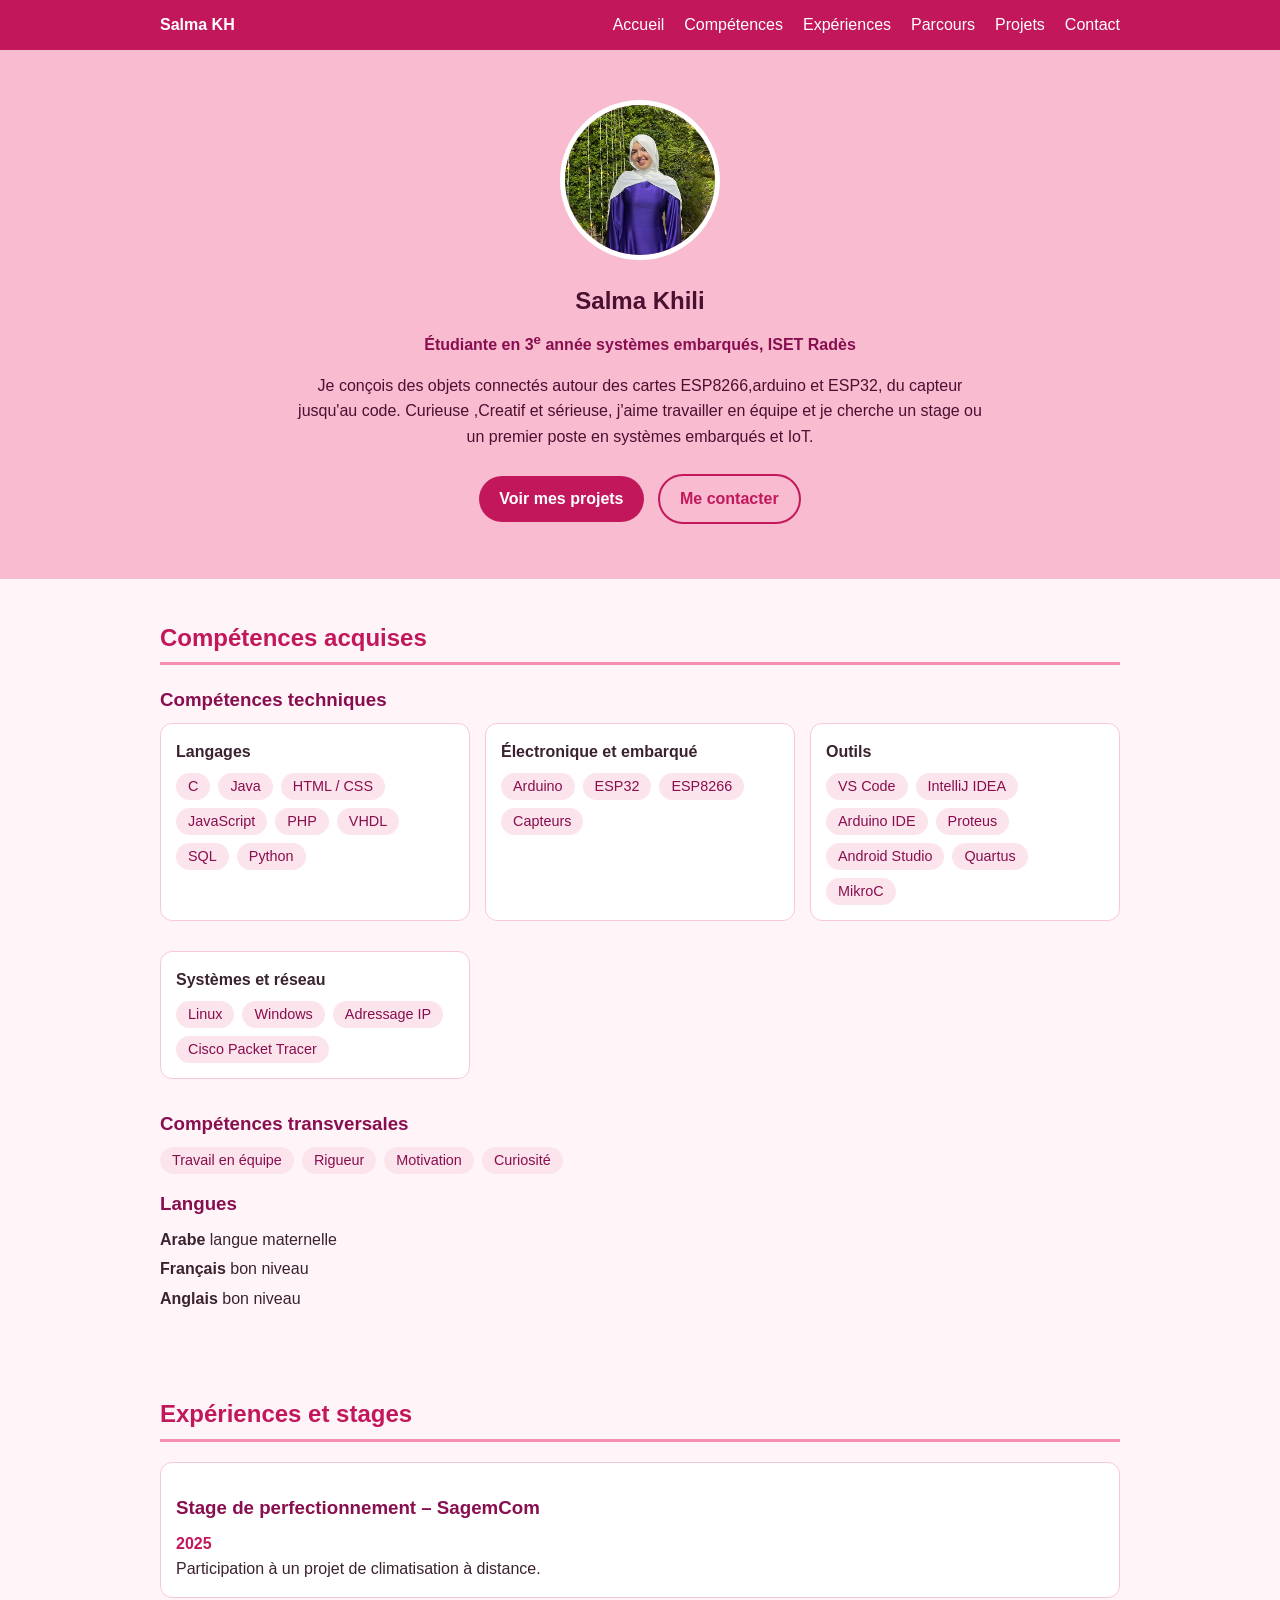
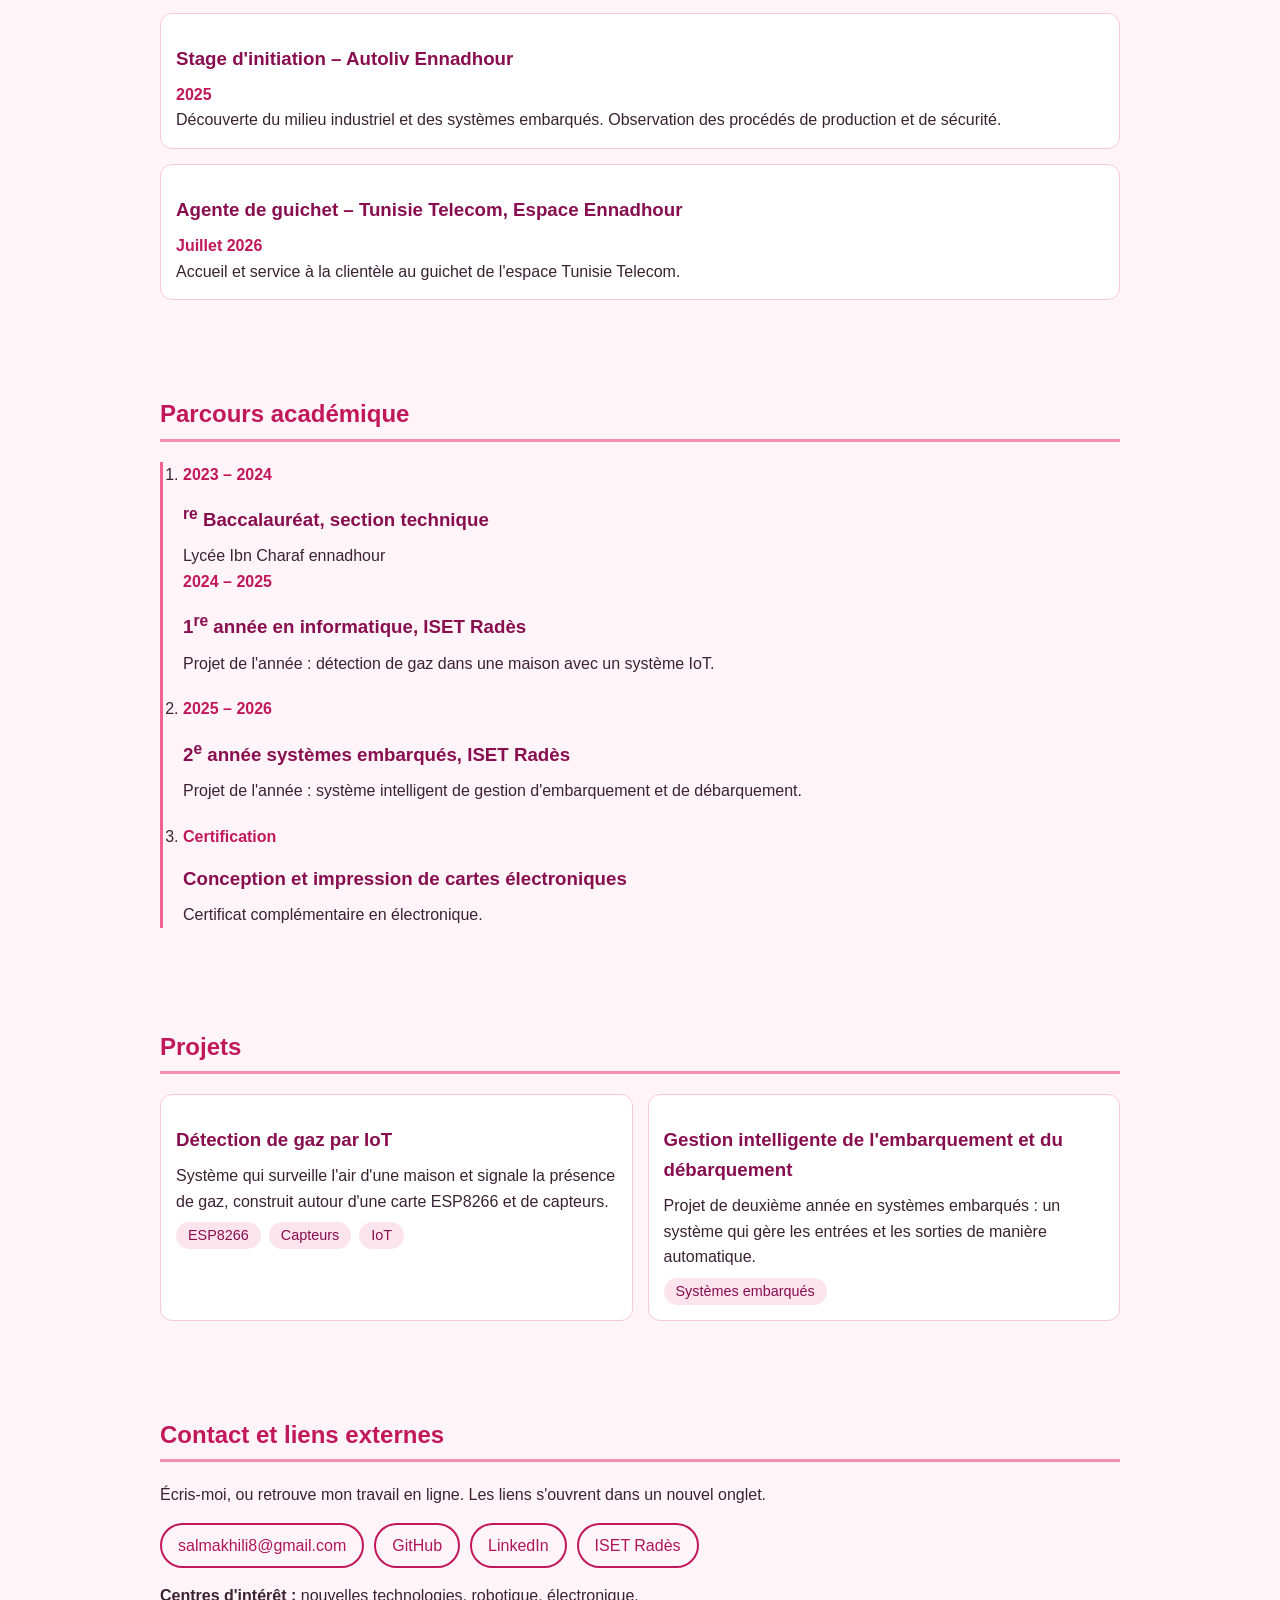
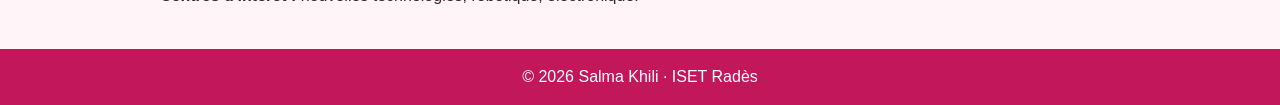
<file: index.html>
<!DOCTYPE html>
<html lang="fr">
<head>
  <meta charset="UTF-8">
  <meta name="viewport" content="width=device-width, initial-scale=1.0">
  <meta name="description" content="CV numérique de Salma Khili, étudiante en systèmes embarqués à l'ISET Radès.">
  <title>Salma Khili – CV numérique</title>
  <link rel="preconnect" href="https://fonts.googleapis.com">
  <link rel="preconnect" href="https://fonts.gstatic.com" crossorigin>
  <link href="https://fonts.googleapis.com/css2?family=Sora:wght@500;700&family=Source+Sans+3:wght@400;600&display=swap" rel="stylesheet">
  <link rel="stylesheet" href="style.css">
</head>
<body>

  <header class="barre">
    <nav aria-label="Navigation principale">
      <a class="logo" href="#accueil">Salma KH</a>
      <button id="menu-btn" type="button" aria-expanded="false" aria-controls="menu">Menu</button>
      <ul id="menu">
        <li><a href="#accueil">Accueil</a></li>
        <li><a href="#competences">Compétences</a></li>
        <li><a href="#experiences">Expériences</a></li>
        <li><a href="#parcours">Parcours</a></li>
        <li><a href="#projets">Projets</a></li>
        <li><a href="#contact">Contact</a></li>
      </ul>
    </nav>
  </header>

  <main>

    <!-- ACCUEIL -->
    <section id="accueil" class="hero">
      <svg class="circuit" viewBox="0 0 1200 520" preserveAspectRatio="xMidYMid slice" aria-hidden="true" focusable="false">
        <g fill="none" stroke="currentColor" stroke-width="3" stroke-linejoin="round">
          <polyline points="0,90 220,90 280,150 520,150 580,90 860,90"/>
          <polyline points="0,190 140,190 200,250 460,250"/>
          <polyline points="1200,120 1000,120 940,180 760,180 700,240 560,240"/>
          <polyline points="1200,330 1040,330 980,390 700,390 640,450 380,450 320,510"/>
          <polyline points="0,400 180,400 240,340 420,340"/>
          <polyline points="860,90 920,30 1200,30"/>
        </g>
        <g fill="currentColor">
          <circle cx="860" cy="90" r="9"/><circle cx="460" cy="250" r="9"/>
          <circle cx="560" cy="240" r="9"/><circle cx="420" cy="340" r="9"/>
          <circle cx="320" cy="510" r="9"/><circle cx="1200" cy="30" r="9"/>
        </g>
      </svg>

      <div class="hero-contenu">
        <img src="salma.jpeg"Portrait de Salma Khili" class="photo" width="351" height="370">
        <div>
          <h1>Salma Khili</h1>
          <p class="titre">Étudiante en 3<sup>e</sup> année systèmes embarqués, ISET Radès</p>
          <p class="intro">
            Je conçois des objets connectés autour des cartes ESP8266,arduino et ESP32, du capteur
            jusqu'au code. Curieuse ,Creatif et sérieuse, j'aime travailler en équipe et je cherche
            un stage ou un premier poste en systèmes embarqués et IoT.
          </p>
          <p class="actions">
            <a class="bouton" href="#projets">Voir mes projets</a>
            <a class="bouton bouton-clair" href="#contact">Me contacter</a>
          </p>
        </div>
      </div>
    </section>

    <!-- COMPÉTENCES -->
    <section id="competences">
      <h2>Compétences acquises</h2>

      <h3>Compétences techniques</h3>
      <div class="grille">
        <div class="bloc">
          <h4>Langages</h4>
          <ul class="puces">
            <li>C</li><li>Java</li><li>HTML / CSS</li><li>JavaScript</li>
            <li>PHP</li><li>VHDL</li><li>SQL</li><li>Python</li>
          </ul>
        </div>
        <div class="bloc">
          <h4>Électronique et embarqué</h4>
          <ul class="puces">
            <li>Arduino</li><li>ESP32</li><li>ESP8266</li><li>Capteurs</li>
          </ul>
        </div>
        <div class="bloc">
          <h4>Outils</h4>
          <ul class="puces">
            <li>VS Code</li><li>IntelliJ IDEA</li><li>Arduino IDE</li><li>Proteus</li>
            <li>Android Studio</li><li>Quartus</li><li>MikroC</li>
          </ul>
        </div>
        <div class="bloc">
          <h4>Systèmes et réseau</h4>
          <ul class="puces">
            <li>Linux</li><li>Windows</li><li>Adressage IP</li><li>Cisco Packet Tracer</li>
          </ul>
        </div>
      </div>

      <h3>Compétences transversales</h3>
      <ul class="puces puces-simples">
        <li>Travail en équipe</li>
        <li>Rigueur</li>
        <li>Motivation</li>
        <li>Curiosité</li>
      </ul>

      <h3>Langues</h3>
      <ul class="langues">
        <li><strong>Arabe</strong> langue maternelle</li>
        <li><strong>Français</strong> bon niveau</li>
        <li><strong>Anglais</strong> bon niveau</li>
      </ul>
    </section>

    <!-- EXPÉRIENCES -->
    <section id="experiences">
      <h2>Expériences et stages</h2>

      <article class="fiche">
        <header>
          <h3>Stage de perfectionnement – SagemCom</h3>
          <p class="periode">2025</p>
        </header>
        <p>Participation à un projet de climatisation à distance.</p>
      </article>

      <article class="fiche">
        <header>
          <h3>Stage d'initiation – Autoliv Ennadhour</h3>
          <p class="periode">2025</p>
        </header>
        <p>Découverte du milieu industriel et des systèmes embarqués. Observation des procédés de production et de sécurité.</p>
      </article>

      <article class="fiche">
        <header>
          <h3>Agente de guichet – Tunisie Telecom, Espace Ennadhour</h3>
          <p class="periode">Juillet 2026</p>
        </header>
        <p>Accueil et service à la clientèle au guichet de l'espace Tunisie Telecom.</p>
      </article>
    </section>

    <!-- PARCOURS -->
    <section id="parcours">
      <h2>Parcours académique</h2>
      <ol class="chrono">
         <li>
          <p class="periode">2023 – 2024</p>
          <h3><sup>re</sup> Baccalauréat, section technique</h3>
          <p>Lycée Ibn Charaf ennadhour </p>
          <p class="periode">2024 – 2025</p>
          <h3>1<sup>re</sup> année en informatique, ISET Radès</h3>
          <p>Projet de l'année : détection de gaz dans une maison avec un système IoT.</p>
        </li>
        <li>
          <p class="periode">2025 – 2026</p>
          <h3>2<sup>e</sup> année systèmes embarqués, ISET Radès</h3>
          <p>Projet de l'année : système intelligent de gestion d'embarquement et de débarquement.</p>
        </li>
        <li>
          <p class="periode">Certification</p>
          <h3>Conception et impression de cartes électroniques</h3>
          <p>Certificat complémentaire en électronique.</p>
        </li>
      </ol>
    </section>

    <!-- PROJETS -->
    <section id="projets">
      <h2>Projets</h2>
      <div class="grille">
        <article class="fiche">
          <h3>Détection de gaz par IoT</h3>
          <p>Système qui surveille l'air d'une maison et signale la présence de gaz, construit autour d'une carte ESP8266 et de capteurs.</p>
          <ul class="puces"><li>ESP8266</li><li>Capteurs</li><li>IoT</li></ul>
        </article>
        <article class="fiche">
          <h3>Gestion intelligente de l'embarquement et du débarquement</h3>
          <p>Projet de deuxième année en systèmes embarqués : un système qui gère les entrées et les sorties de manière automatique.</p>
          <ul class="puces"><li>Systèmes embarqués</li></ul>
        </article>
      </div>
    </section>

    <!-- CONTACT -->
    <section id="contact">
      <h2>Contact et liens externes</h2>
      <p>Écris-moi, ou retrouve mon travail en ligne. Les liens s'ouvrent dans un nouvel onglet.</p>
      <ul class="liens">
        <li><a href="mailto:salmakhili8@gmail.com">salmakhili8@gmail.com</a></li>
        <li><a href="https://github.com/salmakhili8-ji" target="_blank" rel="noopener noreferrer">GitHub</a></li>
        <li><a href="https://www.linkedin.com/in/Salma khili" target="_blank" rel="noopener noreferrer">LinkedIn</a></li>
        <li><a href="https://www.isetrades.rnu.tn" target="_blank" rel="noopener noreferrer">ISET Radès</a></li>
      </ul>
      <p class="centres"><strong>Centres d'intérêt :</strong> nouvelles technologies, robotique, électronique.</p>
    </section>

  </main>

  <footer>
    <p>© 2026 Salma Khili · ISET Radès</p>
  </footer>

  <script src="script.js"></script>
</body>
</html>
</file>
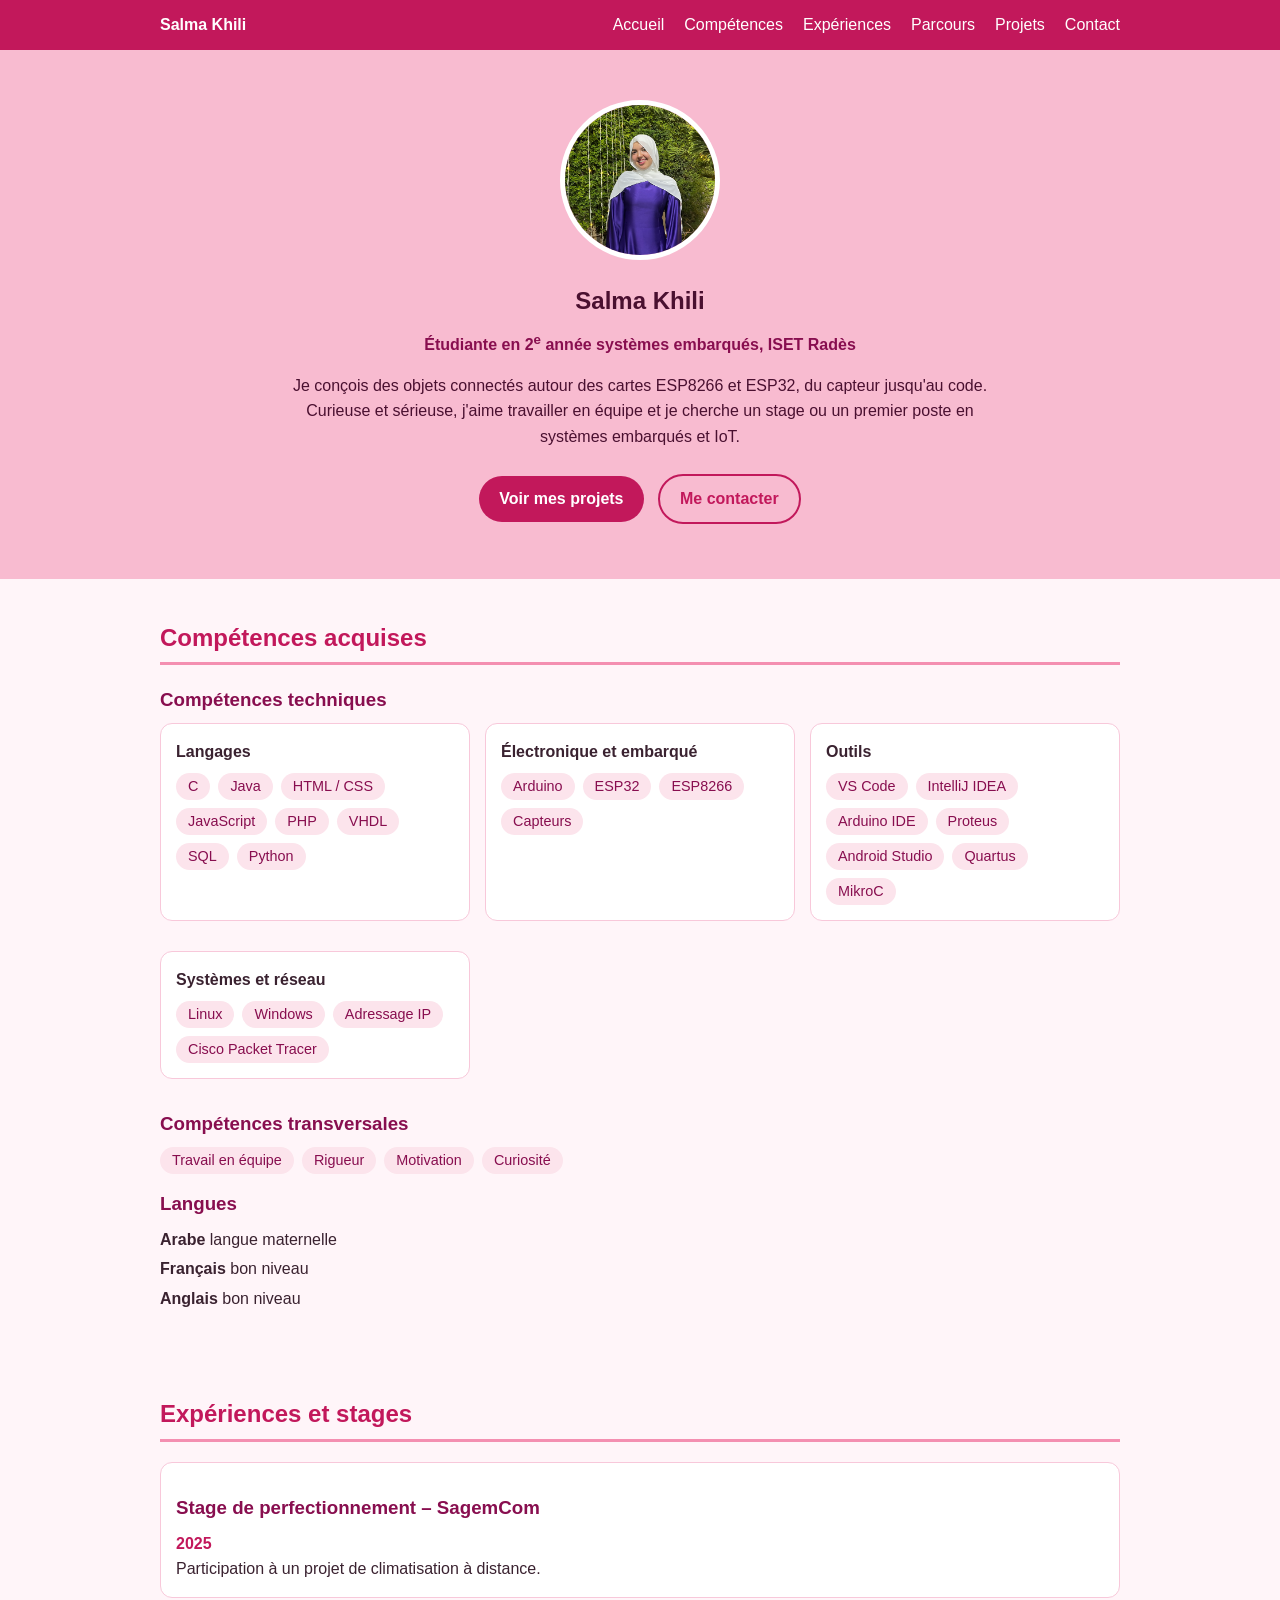
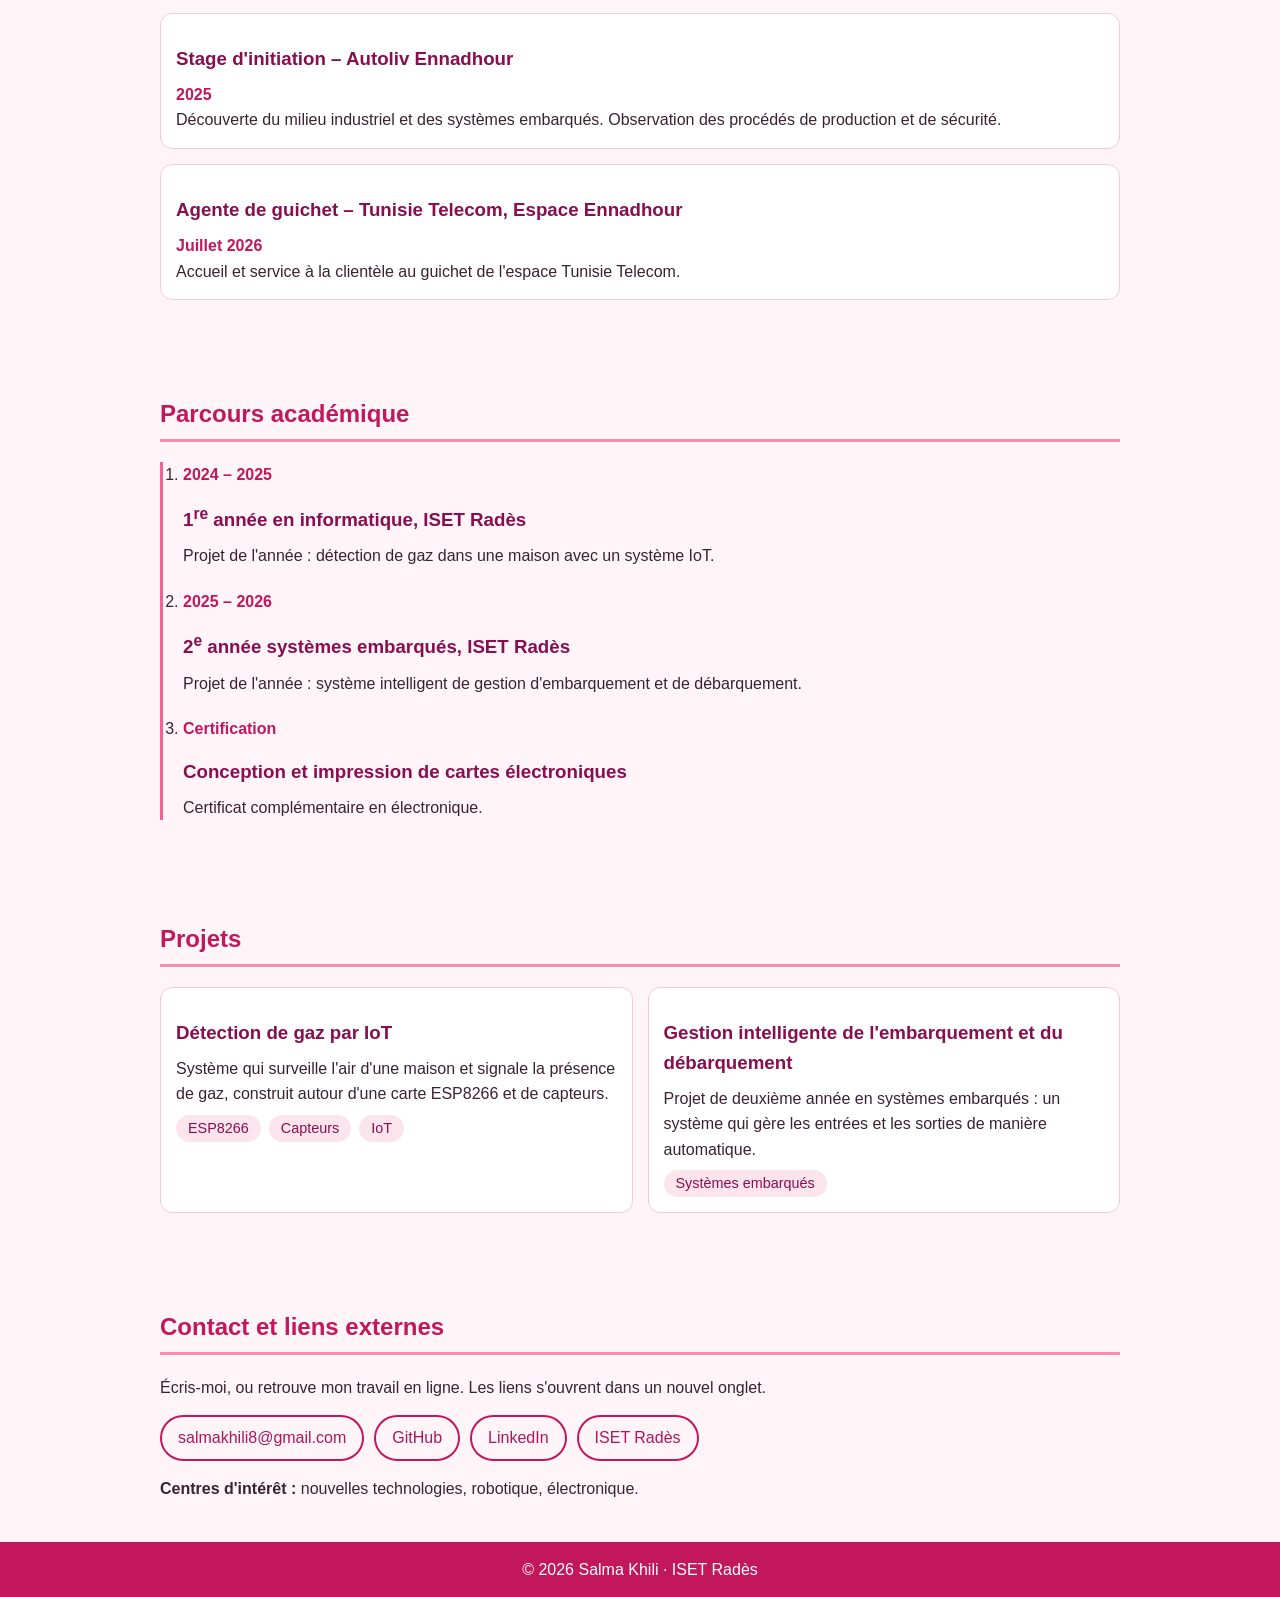
<file: cv.html>
<!DOCTYPE html>
<html lang="fr">
<head>
  <meta charset="UTF-8">
  <meta name="viewport" content="width=device-width, initial-scale=1.0">
  <meta name="description" content="CV numérique de Salma Khili, étudiante en systèmes embarqués à l'ISET Radès.">
  <title>Salma Khili – CV numérique</title>
  <link rel="preconnect" href="https://fonts.googleapis.com">
  <link rel="preconnect" href="https://fonts.gstatic.com" crossorigin>
  <link href="https://fonts.googleapis.com/css2?family=Sora:wght@500;700&family=Source+Sans+3:wght@400;600&display=swap" rel="stylesheet">
  <link rel="stylesheet" href="style.css">
</head>
<body>

  <header class="barre">
    <nav aria-label="Navigation principale">
      <a class="logo" href="#accueil">Salma Khili</a>
      <button id="menu-btn" type="button" aria-expanded="false" aria-controls="menu">Menu</button>
      <ul id="menu">
        <li><a href="#accueil">Accueil</a></li>
        <li><a href="#competences">Compétences</a></li>
        <li><a href="#experiences">Expériences</a></li>
        <li><a href="#parcours">Parcours</a></li>
        <li><a href="#projets">Projets</a></li>
        <li><a href="#contact">Contact</a></li>
      </ul>
    </nav>
  </header>

  <main>

    <!-- ACCUEIL -->
    <section id="accueil" class="hero">
      <svg class="circuit" viewBox="0 0 1200 520" preserveAspectRatio="xMidYMid slice" aria-hidden="true" focusable="false">
        <g fill="none" stroke="currentColor" stroke-width="3" stroke-linejoin="round">
          <polyline points="0,90 220,90 280,150 520,150 580,90 860,90"/>
          <polyline points="0,190 140,190 200,250 460,250"/>
          <polyline points="1200,120 1000,120 940,180 760,180 700,240 560,240"/>
          <polyline points="1200,330 1040,330 980,390 700,390 640,450 380,450 320,510"/>
          <polyline points="0,400 180,400 240,340 420,340"/>
          <polyline points="860,90 920,30 1200,30"/>
        </g>
        <g fill="currentColor">
          <circle cx="860" cy="90" r="9"/><circle cx="460" cy="250" r="9"/>
          <circle cx="560" cy="240" r="9"/><circle cx="420" cy="340" r="9"/>
          <circle cx="320" cy="510" r="9"/><circle cx="1200" cy="30" r="9"/>
        </g>
      </svg>

      <div class="hero-contenu">
        <img src="salma.jpeg"Portrait de Salma Khili" class="photo" width="351" height="370">
        <div>
          <h1>Salma Khili</h1>
          <p class="titre">Étudiante en 2<sup>e</sup> année systèmes embarqués, ISET Radès</p>
          <p class="intro">
            Je conçois des objets connectés autour des cartes ESP8266 et ESP32, du capteur
            jusqu'au code. Curieuse et sérieuse, j'aime travailler en équipe et je cherche
            un stage ou un premier poste en systèmes embarqués et IoT.
          </p>
          <p class="actions">
            <a class="bouton" href="#projets">Voir mes projets</a>
            <a class="bouton bouton-clair" href="#contact">Me contacter</a>
          </p>
        </div>
      </div>
    </section>

    <!-- COMPÉTENCES -->
    <section id="competences">
      <h2>Compétences acquises</h2>

      <h3>Compétences techniques</h3>
      <div class="grille">
        <div class="bloc">
          <h4>Langages</h4>
          <ul class="puces">
            <li>C</li><li>Java</li><li>HTML / CSS</li><li>JavaScript</li>
            <li>PHP</li><li>VHDL</li><li>SQL</li><li>Python</li>
          </ul>
        </div>
        <div class="bloc">
          <h4>Électronique et embarqué</h4>
          <ul class="puces">
            <li>Arduino</li><li>ESP32</li><li>ESP8266</li><li>Capteurs</li>
          </ul>
        </div>
        <div class="bloc">
          <h4>Outils</h4>
          <ul class="puces">
            <li>VS Code</li><li>IntelliJ IDEA</li><li>Arduino IDE</li><li>Proteus</li>
            <li>Android Studio</li><li>Quartus</li><li>MikroC</li>
          </ul>
        </div>
        <div class="bloc">
          <h4>Systèmes et réseau</h4>
          <ul class="puces">
            <li>Linux</li><li>Windows</li><li>Adressage IP</li><li>Cisco Packet Tracer</li>
          </ul>
        </div>
      </div>

      <h3>Compétences transversales</h3>
      <ul class="puces puces-simples">
        <li>Travail en équipe</li>
        <li>Rigueur</li>
        <li>Motivation</li>
        <li>Curiosité</li>
      </ul>

      <h3>Langues</h3>
      <ul class="langues">
        <li><strong>Arabe</strong> langue maternelle</li>
        <li><strong>Français</strong> bon niveau</li>
        <li><strong>Anglais</strong> bon niveau</li>
      </ul>
    </section>

    <!-- EXPÉRIENCES -->
    <section id="experiences">
      <h2>Expériences et stages</h2>

      <article class="fiche">
        <header>
          <h3>Stage de perfectionnement – SagemCom</h3>
          <p class="periode">2025</p>
        </header>
        <p>Participation à un projet de climatisation à distance.</p>
      </article>

      <article class="fiche">
        <header>
          <h3>Stage d'initiation – Autoliv Ennadhour</h3>
          <p class="periode">2025</p>
        </header>
        <p>Découverte du milieu industriel et des systèmes embarqués. Observation des procédés de production et de sécurité.</p>
      </article>

      <article class="fiche">
        <header>
          <h3>Agente de guichet – Tunisie Telecom, Espace Ennadhour</h3>
          <p class="periode">Juillet 2026</p>
        </header>
        <p>Accueil et service à la clientèle au guichet de l'espace Tunisie Telecom.</p>
      </article>
    </section>

    <!-- PARCOURS -->
    <section id="parcours">
      <h2>Parcours académique</h2>
      <ol class="chrono">
        <!-- Ajoute ici ton baccalauréat (année et section) : copie un bloc <li> ci-dessous -->
        <li>
          <p class="periode">2024 – 2025</p>
          <h3>1<sup>re</sup> année en informatique, ISET Radès</h3>
          <p>Projet de l'année : détection de gaz dans une maison avec un système IoT.</p>
        </li>
        <li>
          <p class="periode">2025 – 2026</p>
          <h3>2<sup>e</sup> année systèmes embarqués, ISET Radès</h3>
          <p>Projet de l'année : système intelligent de gestion d'embarquement et de débarquement.</p>
        </li>
        <li>
          <p class="periode">Certification</p>
          <h3>Conception et impression de cartes électroniques</h3>
          <p>Certificat complémentaire en électronique.</p>
        </li>
      </ol>
    </section>

    <!-- PROJETS -->
    <section id="projets">
      <h2>Projets</h2>
      <div class="grille">
        <article class="fiche">
          <h3>Détection de gaz par IoT</h3>
          <p>Système qui surveille l'air d'une maison et signale la présence de gaz, construit autour d'une carte ESP8266 et de capteurs.</p>
          <ul class="puces"><li>ESP8266</li><li>Capteurs</li><li>IoT</li></ul>
          <!-- Quand ton projet est sur GitHub, ajoute son lien ici :
          <a href="https://github.com/VOTRE-NOM/gaz-iot" target="_blank" rel="noopener">Voir le code (nouvel onglet)</a> -->
        </article>
        <article class="fiche">
          <h3>Gestion intelligente de l'embarquement et du débarquement</h3>
          <p>Projet de deuxième année en systèmes embarqués : un système qui gère les entrées et les sorties de manière automatique.</p>
          <ul class="puces"><li>Systèmes embarqués</li></ul>
        </article>
      </div>
    </section>

    <!-- CONTACT -->
    <section id="contact">
      <h2>Contact et liens externes</h2>
      <p>Écris-moi, ou retrouve mon travail en ligne. Les liens s'ouvrent dans un nouvel onglet.</p>
      <ul class="liens">
        <li><a href="mailto:salmakhili8@gmail.com">salmakhili8@gmail.com</a></li>
        <li><a href="https://github.com/VOTRE-NOM" target="_blank" rel="noopener noreferrer">GitHub</a></li>
        <li><a href="https://www.linkedin.com/in/VOTRE-PROFIL" target="_blank" rel="noopener noreferrer">LinkedIn</a></li>
        <li><a href="https://www.isetrades.rnu.tn" target="_blank" rel="noopener noreferrer">ISET Radès</a></li>
      </ul>
      <p class="centres"><strong>Centres d'intérêt :</strong> nouvelles technologies, robotique, électronique.</p>
    </section>

  </main>

  <footer>
    <p>© 2026 Salma Khili · ISET Radès</p>
  </footer>

  <script src="script.js"></script>
</body>
</html>
</file>
<file: style.css>
/* Base */
* { box-sizing: border-box; margin: 0; padding: 0; }
html { scroll-behavior: smooth; scroll-padding-top: 60px; }
body { font-family: Arial, sans-serif; line-height: 1.6; color: #3a2230; background: #fff5f9; }
a { color: #b0155a; }
ul { list-style: none; }

/* Menu */
.barre { position: sticky; top: 0; background: #c2185b; z-index: 10; }
nav { max-width: 1000px; margin: 0 auto; padding: 12px 20px; display: flex; justify-content: space-between; align-items: center; flex-wrap: wrap; }
.logo { color: #fff; font-weight: bold; text-decoration: none; }
#menu { display: flex; gap: 20px; }
#menu a { color: #fff; text-decoration: none; }
#menu a:hover { text-decoration: underline; }
#menu-btn { display: none; background: none; color: #fff; border: 1px solid #fff; padding: 6px 12px; border-radius: 5px; cursor: pointer; }

/* Accueil */
.hero { background: #f8bbd0; color: #4a1030; text-align: center; padding: 50px 20px; max-width: none; }
.circuit { display: none; }
.hero-contenu { max-width: 700px; margin: 0 auto; }
.photo { width: 160px; height: 160px; border-radius: 50%; object-fit: cover; border: 5px solid #fff; margin-bottom: 15px; }
.titre { margin: 8px 0 15px; font-weight: bold; color: #880e4f; }
.actions { margin-top: 20px; }
.bouton { display: inline-block; padding: 10px 20px; margin: 5px; background: #c2185b; color: #fff; text-decoration: none; border-radius: 25px; font-weight: bold; }
.bouton:hover { background: #ad1457; }
.bouton-clair { background: transparent; color: #c2185b; border: 2px solid #c2185b; }
.bouton-clair:hover { background: #fff; }

/* Sections */
section { max-width: 1000px; margin: 0 auto; padding: 40px 20px; }
section.hero { max-width: none; }
section h2 { color: #c2185b; border-bottom: 3px solid #f48fb1; padding-bottom: 5px; margin-bottom: 20px; }
section h3 { margin: 15px 0 8px; color: #880e4f; }

/* Cartes */
.grille { display: grid; grid-template-columns: repeat(auto-fit, minmax(250px, 1fr)); gap: 15px; }
.bloc, .fiche { background: #fff; padding: 15px; border-radius: 12px; border: 1px solid #f8c8da; margin-bottom: 15px; }
.puces { display: flex; flex-wrap: wrap; gap: 8px; margin-top: 8px; }
.puces li { background: #fce4ec; color: #880e4f; padding: 2px 12px; border-radius: 14px; font-size: .9rem; }
.langues li { margin-bottom: 4px; }
.periode { color: #c2185b; font-weight: bold; }

/* Parcours */
.chrono { border-left: 3px solid #f06292; padding-left: 20px; }
.chrono li { margin-bottom: 20px; }

/* Contact */
.liens { display: flex; flex-wrap: wrap; gap: 10px; margin: 15px 0; }
.liens a { display: inline-block; padding: 8px 16px; border: 2px solid #c2185b; border-radius: 25px; text-decoration: none; }
.liens a:hover { background: #c2185b; color: #fff; }

/* Pied de page */
footer { background: #c2185b; color: #fff; text-align: center; padding: 15px; }

/* Téléphone */
@media (max-width: 700px) {
  #menu-btn { display: block; }
  #menu { display: none; flex-direction: column; width: 100%; gap: 8px; padding-top: 10px; }
  #menu.ouvert { display: flex; }
}
</file>
